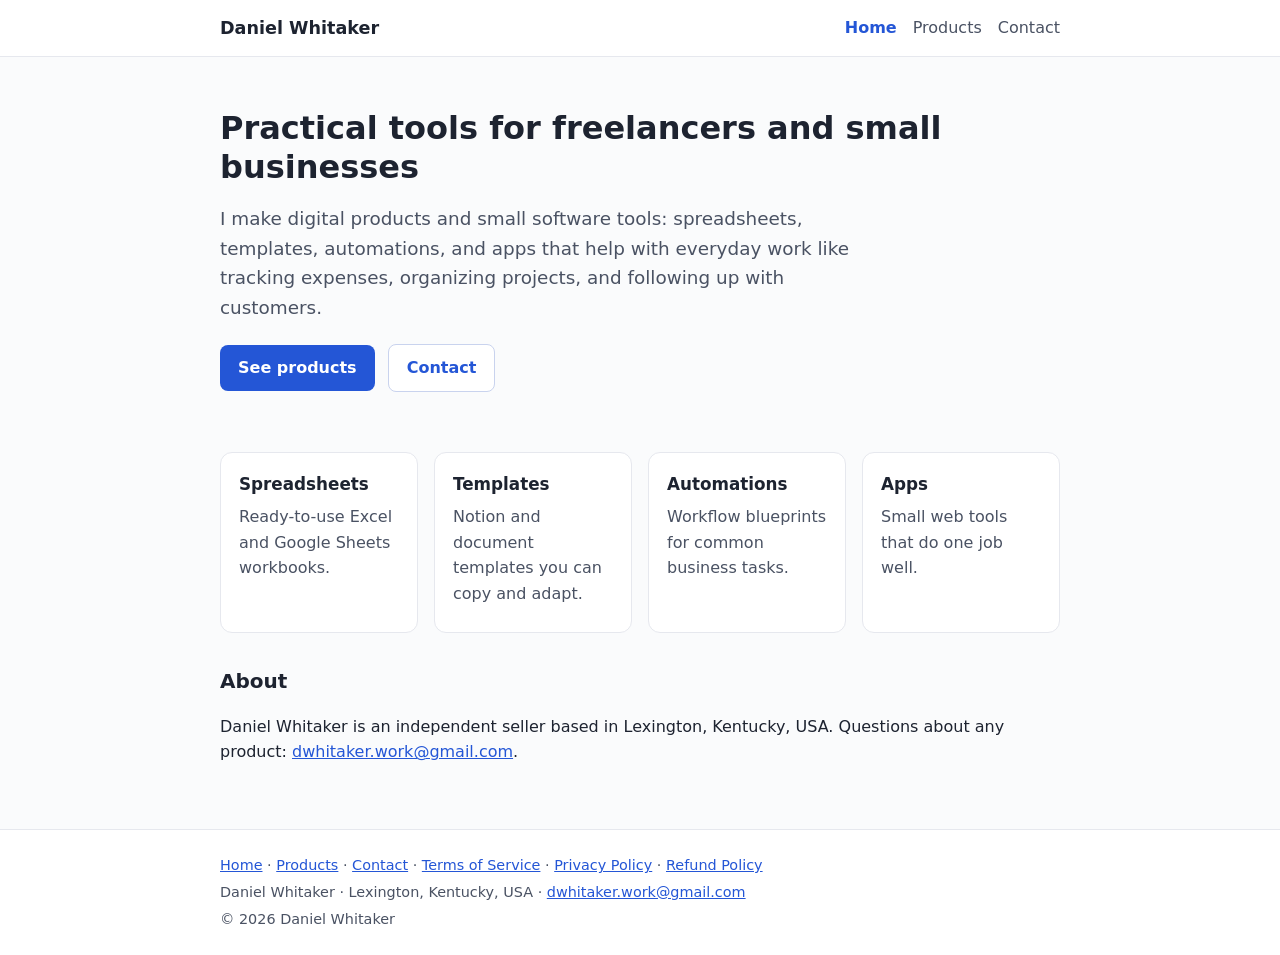
<file: index.html>
<!doctype html>
<html lang="en"><head><meta charset="utf-8"><meta name="viewport" content="width=device-width,initial-scale=1">
<title>Home | Daniel Whitaker</title><meta name="description" content="Digital products and small software tools for freelancers and small businesses.">
<link rel="stylesheet" href="style.css"></head><body>
<header><div class="wrap bar"><a class="brand" href="index.html">Daniel Whitaker</a><nav><a href="index.html" aria-current="page">Home</a><a href="products.html">Products</a><a href="contact.html">Contact</a></nav></div></header>
<main class="wrap"><section class="hero"><h1>Practical tools for freelancers and small businesses</h1>
<p class="lead">I make digital products and small software tools: spreadsheets, templates, automations, and apps that help with everyday work like tracking expenses, organizing projects, and following up with customers.</p>
<p><a class="btn" href="products.html">See products</a> <a class="btn alt" href="contact.html">Contact</a></p></section>
<section class="grid"><div class="card"><h3>Spreadsheets</h3><p>Ready-to-use Excel and Google Sheets workbooks.</p></div>
<div class="card"><h3>Templates</h3><p>Notion and document templates you can copy and adapt.</p></div>
<div class="card"><h3>Automations</h3><p>Workflow blueprints for common business tasks.</p></div>
<div class="card"><h3>Apps</h3><p>Small web tools that do one job well.</p></div></section>
<section><h2>About</h2><p>Daniel Whitaker is an independent seller based in Lexington, Kentucky, USA. Questions about any product: <a href="mailto:dwhitaker.work@gmail.com">dwhitaker.work@gmail.com</a>.</p></section></main>
<footer><div class="wrap"><p><a href="index.html">Home</a> · <a href="products.html">Products</a> · <a href="contact.html">Contact</a> · <a href="terms.html">Terms of Service</a> · <a href="privacy.html">Privacy Policy</a> · <a href="refunds.html">Refund Policy</a></p><p>Daniel Whitaker · Lexington, Kentucky, USA · <a href="mailto:dwhitaker.work@gmail.com">dwhitaker.work@gmail.com</a></p><p>&copy; 2026 Daniel Whitaker</p></div></footer>
</body></html>
</file>
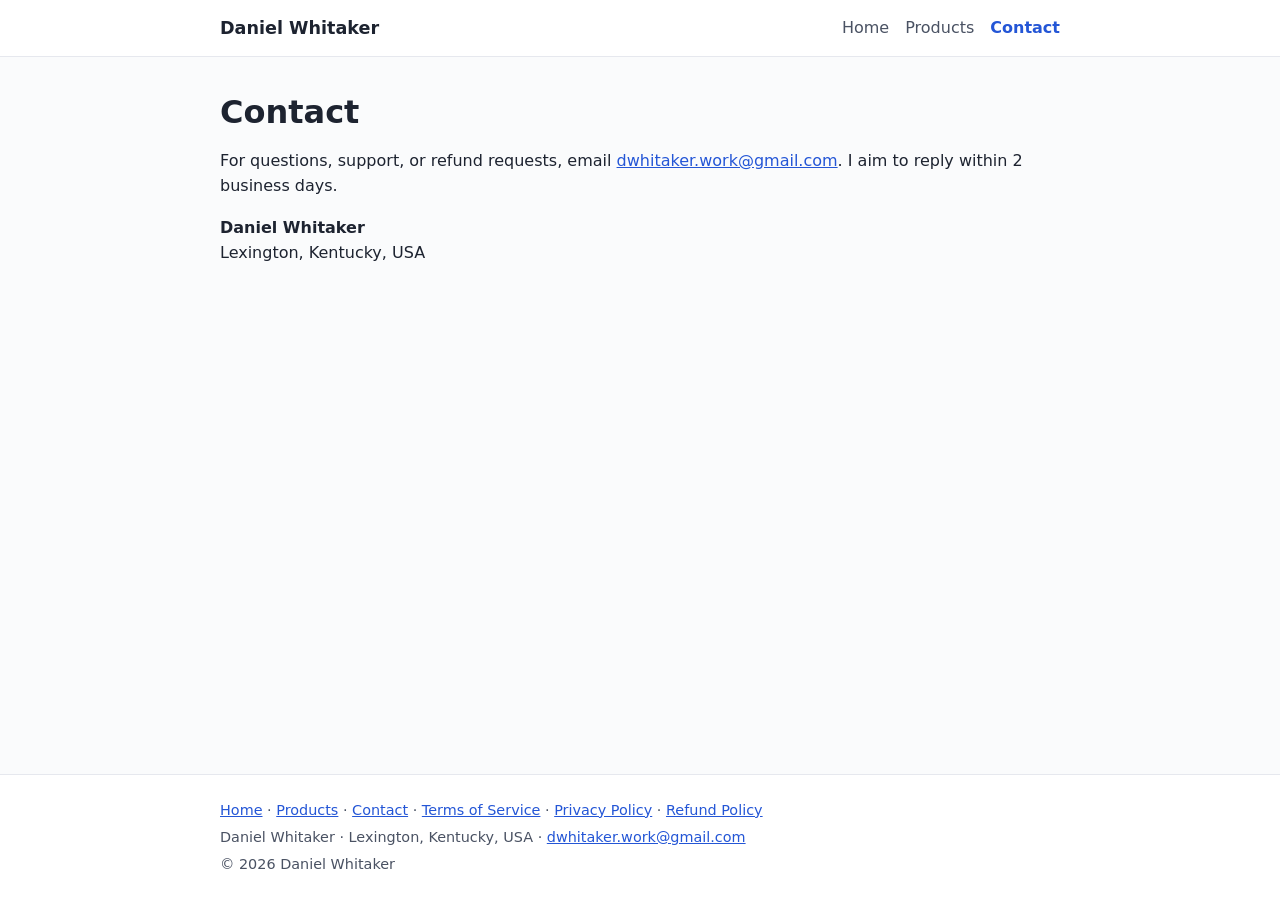
<file: contact.html>
<!doctype html>
<html lang="en"><head><meta charset="utf-8"><meta name="viewport" content="width=device-width,initial-scale=1">
<title>Contact | Daniel Whitaker</title><meta name="description" content="Digital products and small software tools for freelancers and small businesses.">
<link rel="stylesheet" href="style.css"></head><body>
<header><div class="wrap bar"><a class="brand" href="index.html">Daniel Whitaker</a><nav><a href="index.html">Home</a><a href="products.html">Products</a><a href="contact.html" aria-current="page">Contact</a></nav></div></header>
<main class="wrap"><h1>Contact</h1><p>For questions, support, or refund requests, email <a href="mailto:dwhitaker.work@gmail.com">dwhitaker.work@gmail.com</a>. I aim to reply within 2 business days.</p>
<p><strong>Daniel Whitaker</strong><br>Lexington, Kentucky, USA</p></main>
<footer><div class="wrap"><p><a href="index.html">Home</a> · <a href="products.html">Products</a> · <a href="contact.html">Contact</a> · <a href="terms.html">Terms of Service</a> · <a href="privacy.html">Privacy Policy</a> · <a href="refunds.html">Refund Policy</a></p><p>Daniel Whitaker · Lexington, Kentucky, USA · <a href="mailto:dwhitaker.work@gmail.com">dwhitaker.work@gmail.com</a></p><p>&copy; 2026 Daniel Whitaker</p></div></footer>
</body></html>
</file>
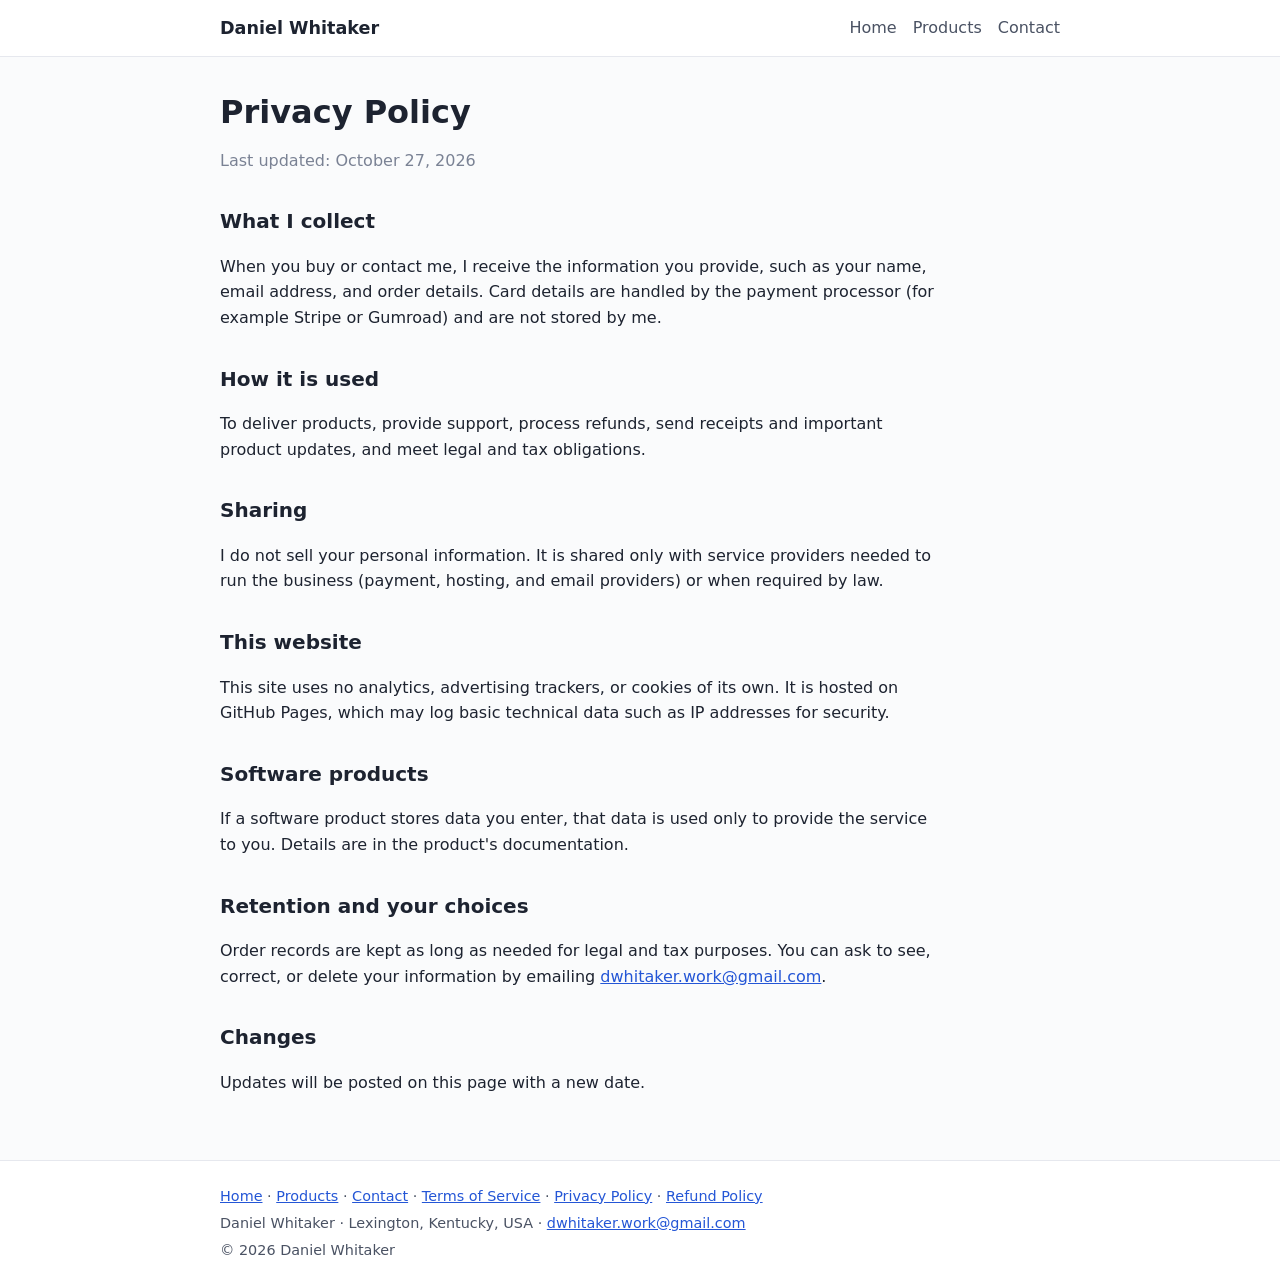
<file: privacy.html>
<!doctype html>
<html lang="en"><head><meta charset="utf-8"><meta name="viewport" content="width=device-width,initial-scale=1">
<title>Privacy Policy | Daniel Whitaker</title><meta name="description" content="Digital products and small software tools for freelancers and small businesses.">
<link rel="stylesheet" href="style.css"></head><body>
<header><div class="wrap bar"><a class="brand" href="index.html">Daniel Whitaker</a><nav><a href="index.html">Home</a><a href="products.html">Products</a><a href="contact.html">Contact</a></nav></div></header>
<main class="wrap"><article><h1>Privacy Policy</h1><p class="muted">Last updated: October 27, 2026</p>
<h2>What I collect</h2><p>When you buy or contact me, I receive the information you provide, such as your name, email address, and order details. Card details are handled by the payment processor (for example Stripe or Gumroad) and are not stored by me.</p>
<h2>How it is used</h2><p>To deliver products, provide support, process refunds, send receipts and important product updates, and meet legal and tax obligations.</p>
<h2>Sharing</h2><p>I do not sell your personal information. It is shared only with service providers needed to run the business (payment, hosting, and email providers) or when required by law.</p>
<h2>This website</h2><p>This site uses no analytics, advertising trackers, or cookies of its own. It is hosted on GitHub Pages, which may log basic technical data such as IP addresses for security.</p>
<h2>Software products</h2><p>If a software product stores data you enter, that data is used only to provide the service to you. Details are in the product's documentation.</p>
<h2>Retention and your choices</h2><p>Order records are kept as long as needed for legal and tax purposes. You can ask to see, correct, or delete your information by emailing <a href="mailto:dwhitaker.work@gmail.com">dwhitaker.work@gmail.com</a>.</p>
<h2>Changes</h2><p>Updates will be posted on this page with a new date.</p></article></main>
<footer><div class="wrap"><p><a href="index.html">Home</a> · <a href="products.html">Products</a> · <a href="contact.html">Contact</a> · <a href="terms.html">Terms of Service</a> · <a href="privacy.html">Privacy Policy</a> · <a href="refunds.html">Refund Policy</a></p><p>Daniel Whitaker · Lexington, Kentucky, USA · <a href="mailto:dwhitaker.work@gmail.com">dwhitaker.work@gmail.com</a></p><p>&copy; 2026 Daniel Whitaker</p></div></footer>
</body></html>
</file>
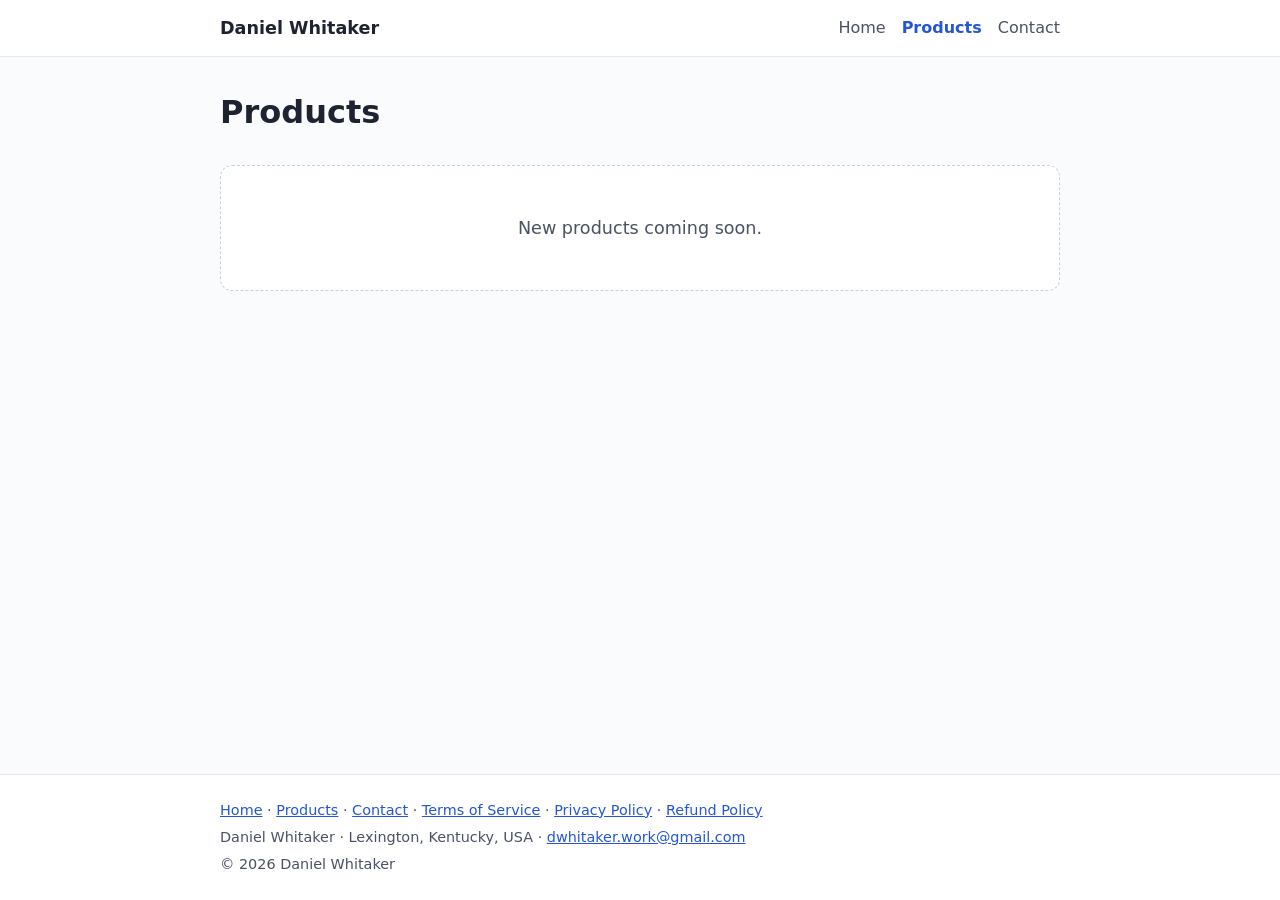
<file: products.html>
<!doctype html>
<html lang="en"><head><meta charset="utf-8"><meta name="viewport" content="width=device-width,initial-scale=1">
<title>Products | Daniel Whitaker</title><meta name="description" content="Digital products and small software tools for freelancers and small businesses.">
<link rel="stylesheet" href="style.css"></head><body>
<header><div class="wrap bar"><a class="brand" href="index.html">Daniel Whitaker</a><nav><a href="index.html">Home</a><a href="products.html" aria-current="page">Products</a><a href="contact.html">Contact</a></nav></div></header>
<main class="wrap"><h1>Products</h1><div id="products" class="grid"><p class="muted">Loading…</p></div>
<noscript><p>New products coming soon.</p></noscript></main>
<footer><div class="wrap"><p><a href="index.html">Home</a> · <a href="products.html">Products</a> · <a href="contact.html">Contact</a> · <a href="terms.html">Terms of Service</a> · <a href="privacy.html">Privacy Policy</a> · <a href="refunds.html">Refund Policy</a></p><p>Daniel Whitaker · Lexington, Kentucky, USA · <a href="mailto:dwhitaker.work@gmail.com">dwhitaker.work@gmail.com</a></p><p>&copy; 2026 Daniel Whitaker</p></div></footer><script src="products.js"></script>
</body></html>
</file>
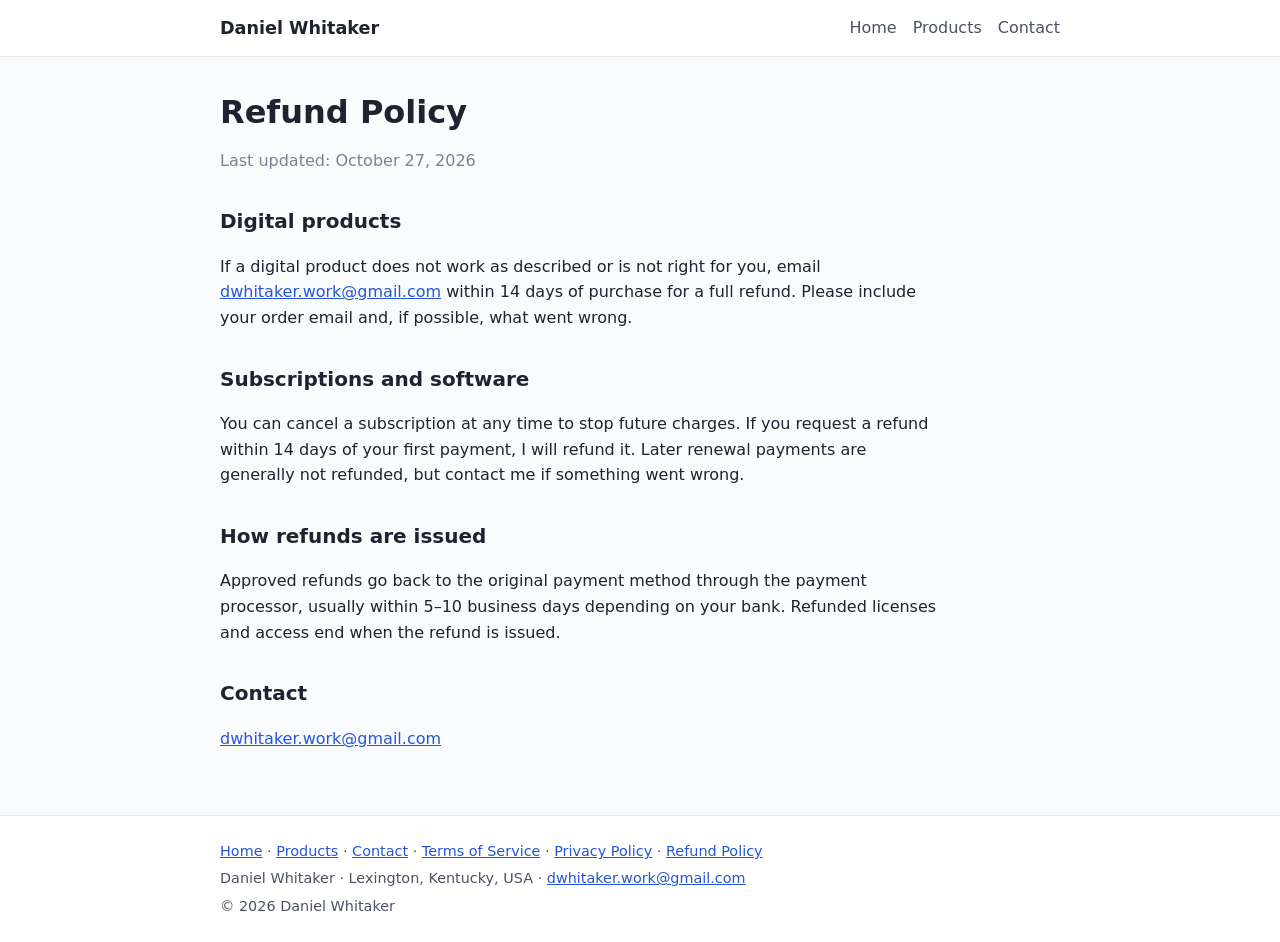
<file: refunds.html>
<!doctype html>
<html lang="en"><head><meta charset="utf-8"><meta name="viewport" content="width=device-width,initial-scale=1">
<title>Refund Policy | Daniel Whitaker</title><meta name="description" content="Digital products and small software tools for freelancers and small businesses.">
<link rel="stylesheet" href="style.css"></head><body>
<header><div class="wrap bar"><a class="brand" href="index.html">Daniel Whitaker</a><nav><a href="index.html">Home</a><a href="products.html">Products</a><a href="contact.html">Contact</a></nav></div></header>
<main class="wrap"><article><h1>Refund Policy</h1><p class="muted">Last updated: October 27, 2026</p>
<h2>Digital products</h2><p>If a digital product does not work as described or is not right for you, email <a href="mailto:dwhitaker.work@gmail.com">dwhitaker.work@gmail.com</a> within 14 days of purchase for a full refund. Please include your order email and, if possible, what went wrong.</p>
<h2>Subscriptions and software</h2><p>You can cancel a subscription at any time to stop future charges. If you request a refund within 14 days of your first payment, I will refund it. Later renewal payments are generally not refunded, but contact me if something went wrong.</p>
<h2>How refunds are issued</h2><p>Approved refunds go back to the original payment method through the payment processor, usually within 5–10 business days depending on your bank. Refunded licenses and access end when the refund is issued.</p>
<h2>Contact</h2><p><a href="mailto:dwhitaker.work@gmail.com">dwhitaker.work@gmail.com</a></p></article></main>
<footer><div class="wrap"><p><a href="index.html">Home</a> · <a href="products.html">Products</a> · <a href="contact.html">Contact</a> · <a href="terms.html">Terms of Service</a> · <a href="privacy.html">Privacy Policy</a> · <a href="refunds.html">Refund Policy</a></p><p>Daniel Whitaker · Lexington, Kentucky, USA · <a href="mailto:dwhitaker.work@gmail.com">dwhitaker.work@gmail.com</a></p><p>&copy; 2026 Daniel Whitaker</p></div></footer>
</body></html>
</file>
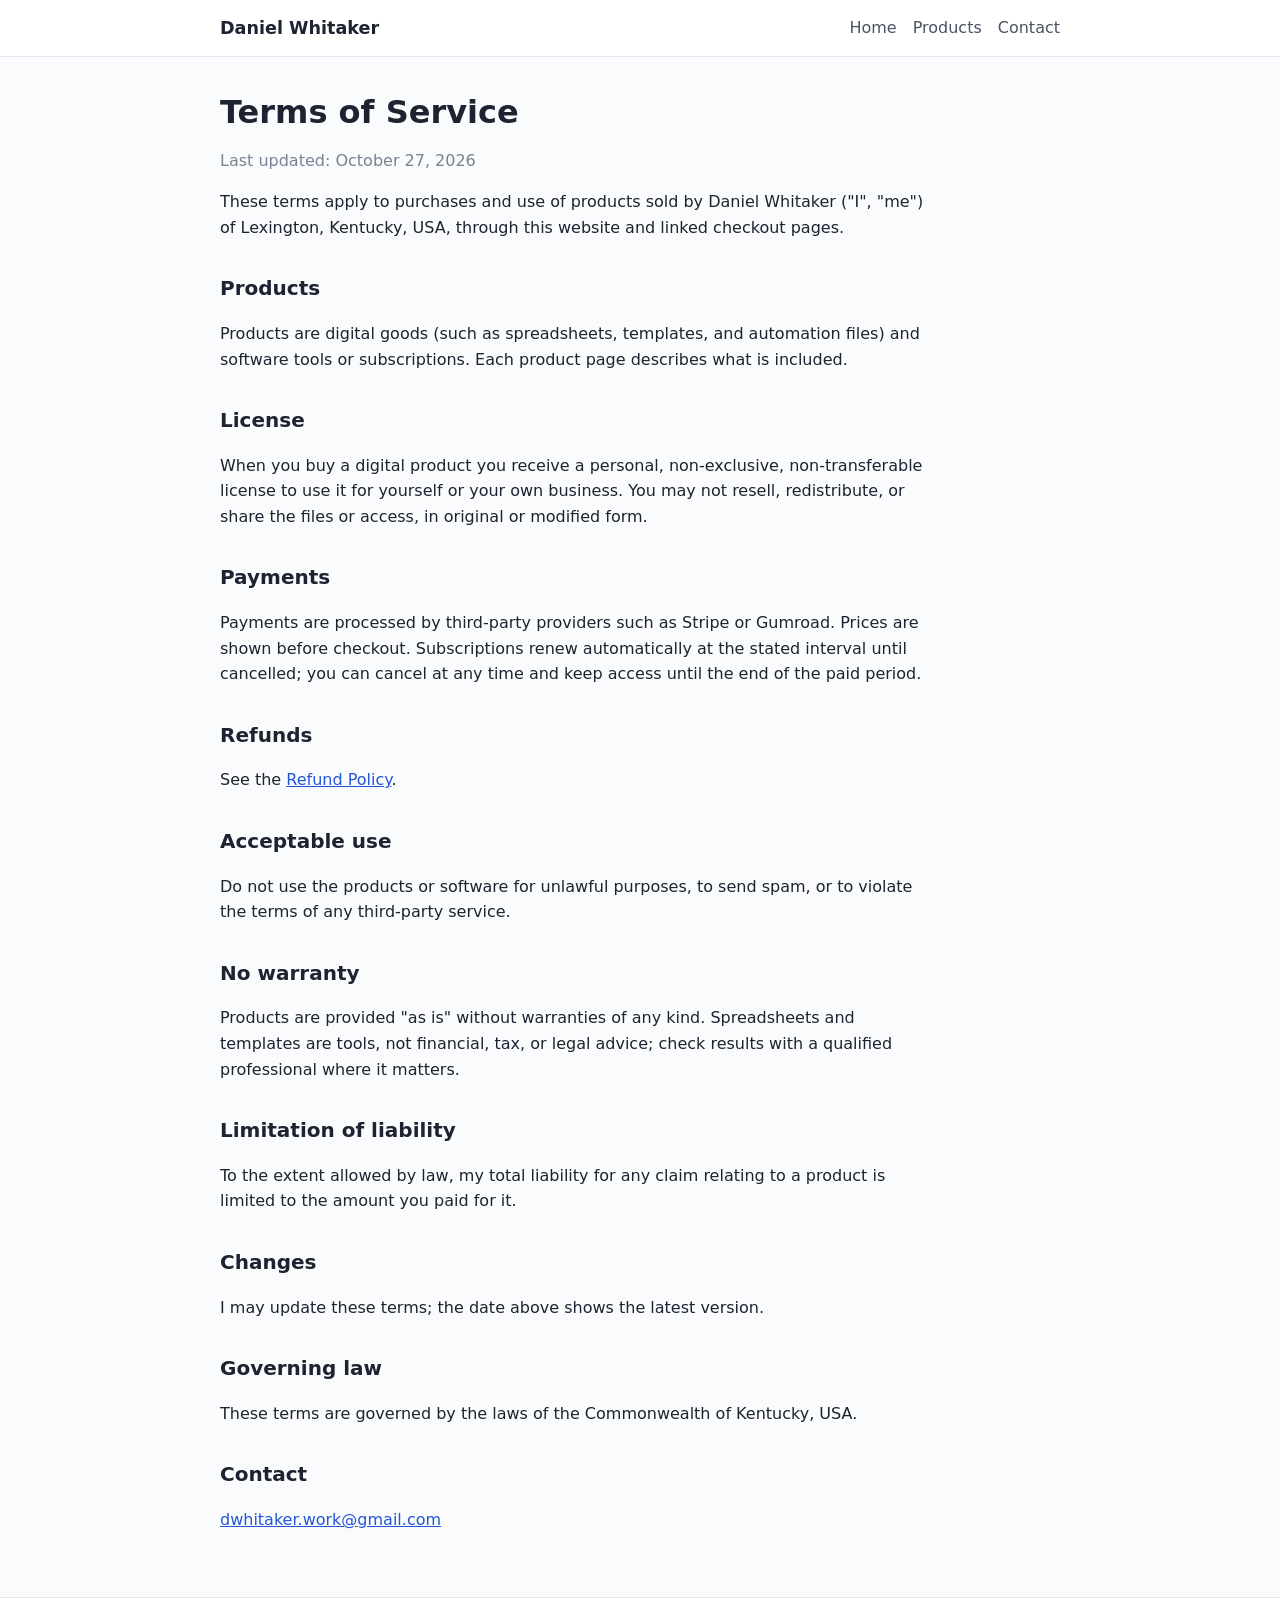
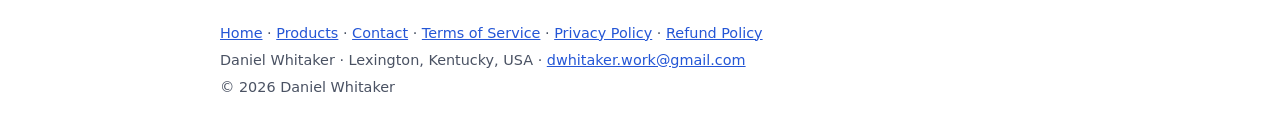
<file: terms.html>
<!doctype html>
<html lang="en"><head><meta charset="utf-8"><meta name="viewport" content="width=device-width,initial-scale=1">
<title>Terms of Service | Daniel Whitaker</title><meta name="description" content="Digital products and small software tools for freelancers and small businesses.">
<link rel="stylesheet" href="style.css"></head><body>
<header><div class="wrap bar"><a class="brand" href="index.html">Daniel Whitaker</a><nav><a href="index.html">Home</a><a href="products.html">Products</a><a href="contact.html">Contact</a></nav></div></header>
<main class="wrap"><article><h1>Terms of Service</h1><p class="muted">Last updated: October 27, 2026</p>
<p>These terms apply to purchases and use of products sold by Daniel Whitaker ("I", "me") of Lexington, Kentucky, USA, through this website and linked checkout pages.</p>
<h2>Products</h2><p>Products are digital goods (such as spreadsheets, templates, and automation files) and software tools or subscriptions. Each product page describes what is included.</p>
<h2>License</h2><p>When you buy a digital product you receive a personal, non-exclusive, non-transferable license to use it for yourself or your own business. You may not resell, redistribute, or share the files or access, in original or modified form.</p>
<h2>Payments</h2><p>Payments are processed by third-party providers such as Stripe or Gumroad. Prices are shown before checkout. Subscriptions renew automatically at the stated interval until cancelled; you can cancel at any time and keep access until the end of the paid period.</p>
<h2>Refunds</h2><p>See the <a href="refunds.html">Refund Policy</a>.</p>
<h2>Acceptable use</h2><p>Do not use the products or software for unlawful purposes, to send spam, or to violate the terms of any third-party service.</p>
<h2>No warranty</h2><p>Products are provided "as is" without warranties of any kind. Spreadsheets and templates are tools, not financial, tax, or legal advice; check results with a qualified professional where it matters.</p>
<h2>Limitation of liability</h2><p>To the extent allowed by law, my total liability for any claim relating to a product is limited to the amount you paid for it.</p>
<h2>Changes</h2><p>I may update these terms; the date above shows the latest version.</p>
<h2>Governing law</h2><p>These terms are governed by the laws of the Commonwealth of Kentucky, USA.</p>
<h2>Contact</h2><p><a href="mailto:dwhitaker.work@gmail.com">dwhitaker.work@gmail.com</a></p></article></main>
<footer><div class="wrap"><p><a href="index.html">Home</a> · <a href="products.html">Products</a> · <a href="contact.html">Contact</a> · <a href="terms.html">Terms of Service</a> · <a href="privacy.html">Privacy Policy</a> · <a href="refunds.html">Refund Policy</a></p><p>Daniel Whitaker · Lexington, Kentucky, USA · <a href="mailto:dwhitaker.work@gmail.com">dwhitaker.work@gmail.com</a></p><p>&copy; 2026 Daniel Whitaker</p></div></footer>
</body></html>
</file>
<file: style.css>
*{box-sizing:border-box}html{-webkit-text-size-adjust:100%}
body{margin:0;font:16px/1.6 system-ui,-apple-system,"Segoe UI",Roboto,sans-serif;color:#1d2330;background:#fafbfc;display:flex;flex-direction:column;min-height:100vh}
a{color:#2456d6}.wrap{max-width:880px;margin:0 auto;padding:0 20px}
header{background:#fff;border-bottom:1px solid #e6e8ee}.bar{display:flex;flex-wrap:wrap;gap:8px 20px;align-items:center;justify-content:space-between;padding-top:14px;padding-bottom:14px}
.brand{font-weight:700;font-size:1.1rem;color:#1d2330;text-decoration:none}nav a{margin-left:16px;text-decoration:none;color:#4a5263}nav a:first-child{margin-left:0}nav a[aria-current]{color:#2456d6;font-weight:600}
main.wrap{flex:1;padding-top:36px;padding-bottom:48px;width:100%}h1{font-size:2rem;line-height:1.2;margin:0 0 16px}h2{margin-top:32px;font-size:1.25rem}
.lead{font-size:1.15rem;color:#4a5263;max-width:640px}.hero{padding:16px 0 24px}
.btn{display:inline-block;background:#2456d6;color:#fff;padding:10px 18px;border-radius:8px;text-decoration:none;font-weight:600;margin:4px 8px 4px 0}.btn.alt{background:#fff;color:#2456d6;border:1px solid #c9d3ee}
.grid{display:grid;grid-template-columns:repeat(auto-fill,minmax(190px,1fr));gap:16px;margin-top:16px}
.card{background:#fff;border:1px solid #e6e8ee;border-radius:12px;padding:18px}.card h3{margin:0 0 6px;font-size:1.05rem}.card p{margin:0 0 8px;color:#4a5263}
.price{font-weight:700;color:#1d2330!important}.empty{grid-column:1/-1;text-align:center;padding:48px 16px;background:#fff;border:1px dashed #c9cfdb;border-radius:12px;font-size:1.1rem;color:#4a5263}
.muted{color:#7a8294}article{max-width:720px}
footer{background:#fff;border-top:1px solid #e6e8ee;font-size:.9rem;color:#4a5263;padding:20px 0}footer p{margin:4px 0}
@media(max-width:560px){h1{font-size:1.6rem}}
</file>
